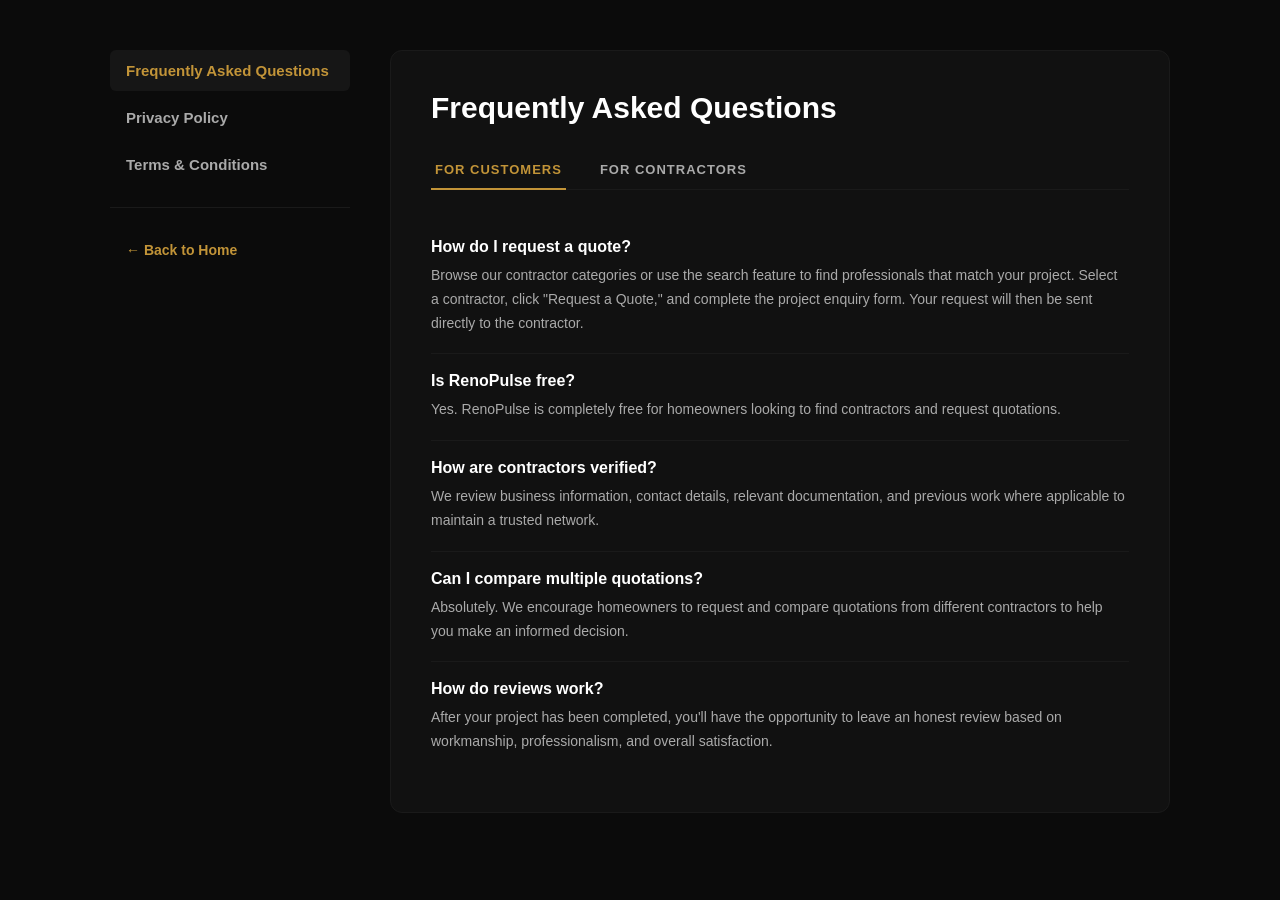
<file: info.html>
<!DOCTYPE html>
<html lang="en">
<head>
    <meta charset="UTF-8">
    <meta name="viewport" content="width=device-width, initial-scale=1.0">
    <title>Information Center | RenoPulse Media</title>
    <link rel="stylesheet" href="style.css">
</head>
<body class="info-page-body">

    <!-- Main Content Layout -->
    <div class="info-container">
        
        <!-- Left Sidebar Navigation Controls -->
        <aside class="info-sidebar">
            <button class="info-tab-link active" onclick="switchInfoPageTab(event, 'info-faqs')">Frequently Asked Questions</button>
            <button class="info-tab-link" onclick="switchInfoPageTab(event, 'info-privacy')">Privacy Policy</button>
            <button class="info-tab-link" onclick="switchInfoPageTab(event, 'info-terms')">Terms & Conditions</button>
            <hr class="sidebar-divider">
            <a href="index.html" class="back-home-btn">← Back to Home</a>
        </aside>

        <!-- Right Content Panels Area -->
        <main class="info-content-panel">
            
            <!-- PANEL A: FAQs -->
            <section id="info-faqs" class="info-tab-content active-panel">
                <h2>Frequently Asked Questions</h2>
                
                <div class="faq-tabs-container">
                    <button class="faq-tab-btn active" onclick="switchFaqSubTab(event, 'customer-faqs')">FOR CUSTOMERS</button>
                    <button class="faq-tab-btn" onclick="switchFaqSubTab(event, 'contractor-faqs')">FOR CONTRACTORS</button>
                </div>

                <!-- Customer View -->
                <div id="customer-faqs" class="faq-sub-content active-content">
                    <div class="faq-item">
                        <h5 class="faq-question">How do I request a quote?</h5>
                        <p class="faq-answer">Browse our contractor categories or use the search feature to find professionals that match your project. Select a contractor, click "Request a Quote," and complete the project enquiry form. Your request will then be sent directly to the contractor.</p>
                    </div>
                    <div class="faq-item">
                        <h5 class="faq-question">Is RenoPulse free?</h5>
                        <p class="faq-answer">Yes. RenoPulse is completely free for homeowners looking to find contractors and request quotations.</p>
                    </div>
                    <div class="faq-item">
                        <h5 class="faq-question">How are contractors verified?</h5>
                        <p class="faq-answer">We review business information, contact details, relevant documentation, and previous work where applicable to maintain a trusted network.</p>
                    </div>
                    <div class="faq-item">
                        <h5 class="faq-question">Can I compare multiple quotations?</h5>
                        <p class="faq-answer">Absolutely. We encourage homeowners to request and compare quotations from different contractors to help you make an informed decision.</p>
                    </div>
                    <div class="faq-item">
                        <h5 class="faq-question">How do reviews work?</h5>
                        <p class="faq-answer">After your project has been completed, you'll have the opportunity to leave an honest review based on workmanship, professionalism, and overall satisfaction.</p>
                    </div>
                </div>

                <!-- Contractor View -->
                <div id="contractor-faqs" class="faq-sub-content">
                    <div class="faq-item">
                        <h5 class="faq-question">How do I join RenoPulse?</h5>
                        <p class="faq-answer">Click on "Join RenoPulse" and complete the contractor registration form with your business details, contact information, services offered, and portfolio.</p>
                    </div>
                    <div class="faq-item">
                        <h5 class="faq-question">How much does it cost?</h5>
                        <p class="faq-answer">During our launch phase, contractor listings may be offered free of charge. As RenoPulse grows, we plan to introduce affordable subscription packages.</p>
                    </div>
                    <div class="faq-item">
                        <h5 class="faq-question">How do I receive leads?</h5>
                        <p class="faq-answer">When homeowners submit quote requests within your service area, you'll receive the enquiry directly through your contractor account and registered email.</p>
                    </div>
                    <div class="faq-item">
                        <h5 class="faq-question">How do I become verified?</h5>
                        <p class="faq-answer">Verification requires completing your profile and submitting business registration details or certifications. Approved profiles receive a Verified badge.</p>
                    </div>
                    <div class="faq-item">
                        <h5 class="faq-question">Can I edit my profile?</h5>
                        <p class="faq-answer">Yes. Contractors can update services, upload recent project photos, expand service areas, and keep their portfolio current at any time.</p>
                    </div>
                </div>
            </section>

           
            <!-- PANEL B: PRIVACY POLICY -->
            <section id="info-privacy" class="info-tab-content">
                <h2>Privacy Policy</h2>
                <p class="policy-text">Effective date: 14 July 2026</p>
                <p class="policy-text">Welcome to RenoPulse Media ("RenoPulse Media", "we", "our", or "us"). Your privacy is important to us. This Privacy Policy explains how we collect, use, store, disclose, and protect your personal information when you use our website, services, and online marketplace.</p>
                <p class="policy-text">By accessing or using RenoPulse Media, you agree to the collection and use of your information in accordance with this Privacy Policy.</p>
                <p class="policy-text">
                        1. Information We Collect:
                        <br></br>
                        Personal Information
                        •	Full name
                        •	Email address
                        •	Phone number
                        •	Physical address (where applicable)
                        •	Company name
                        •	Business registration details (for contractors)
                        •	Payment information (where applicable)
                        <br>Project Information<br>
                        •	Property location
                        •	Type of renovation or construction project
                        •	Budget estimates
                        •	Preferred project dates
                        •	Service requirements
                        <br>Technical Information</br>
                        •	IP address
                        •	Browser type
                        •	Device information
                        •	Cookies
                        •	Website usage data
                </p>          
                <p class="policy-text">
                            2. How We Use Your Information
                            We use your information to:
                            •	Connect homeowners with suitable contractors.
                            •	Facilitate communication between homeowners and contractors.
                            •	Improve our website and services.
                            •	Respond to enquiries and support requests.
                            •	Send service updates and important notifications.
                            •	Verify contractor information.
                            •	Prevent fraud and improve platform security.
                            •	Comply with legal obligations.
                </p>
                <p class="policy-text">
                    3. Sharing of Information
                    We may share your information with:
                    •	Verified contractors when you request quotations or services.
                    •	Service providers that help us operate our platform.
                    •	Payment processors (where applicable).
                    •	Government authorities where required by law.
                    We do not sell your personal information to third parties.
                </p>
                <p class="policy-text">
                    4. Data Security
                    We take reasonable technical and organisational measures to protect your personal information against unauthorised access, loss, misuse, alteration, or disclosure.
                    While we strive to protect your information, no online platform can guarantee complete security.
                </p>
                <p class="policy-text">
                    5. Cookies
                    Our website may use cookies to improve user experience, analyse website traffic, and remember your preferences.
                    You may disable cookies through your browser settings; however, some features of the website may not function properly.
                </p>
                <p class="policy-text">
<br>6. Your Rights
In accordance with the Protection of Personal Information Act (POPIA), you have the right to:
•	Access your personal information.
•	Request correction of inaccurate information.
•	Request deletion of your personal information where legally permissible.
•	Withdraw consent where applicable.
•	Object to certain processing activities.
•	Lodge a complaint with the Information Regulator of South Africa.
<br><br>7. Contractor Responsibility
RenoPulse Media acts as a platform connecting homeowners with independent contractors.
Each contractor is responsible for the services they provide and for complying with all applicable laws and regulations.
RenoPulse Media is not responsible for the quality, workmanship, pricing, warranties, or contractual obligations of independent contractors.
8. Data Retention
We retain personal information only for as long as necessary to fulfil the purposes outlined in this Privacy Policy or as required by applicable law.
<br><br>9. Third-Party Links
Our website may contain links to third-party websites.
We are not responsible for the privacy practices or content of external websites.
<br><br>10. Changes to This Privacy Policy
We may update this Privacy Policy from time to time.
Any changes will be published on this page with an updated effective date.
11. Contact Us
If you have any questions regarding this Privacy Policy or how your personal information is handled, please contact us:
RenoPulse Media
<br><br>
<a href="mailto:info@renopulsemedia.com">Email: info@renopulsemedia.com</a>
<br>
<a href="https://renopulsemedia.com" target="_blank">Website: www.renopulsemedia.com</a>
<br>
South Africa
</p>
</main>
    </div>
<!-- PANEL C: TERMS & CONDITIONS -->
            <section id="info-terms" class="info-tab-content">
                <h2>Terms & Conditions</h2>
                <p class="policy-text">
Effective Date: 14 July 2026
<br><br>
Welcome to RenoPulse Media ("RenoPulse Media", "we", "our", or "us"). These Terms and Conditions govern your access to and use of our website, services, and online marketplace.
By accessing or using RenoPulse Media, you acknowledge that you have read, understood, and agree to be bound by these Terms and Conditions. If you do not agree, you must not use our platform.
<br><br>
1. About RenoPulse Media
RenoPulse Media is an online marketplace that connects homeowners with independent contractors operating within the home improvement industry. Our platform also provides digital marketing, lead generation, and business growth services to contractors.
RenoPulse Media does not perform construction, renovation, repair, or maintenance services.
<br><br>
2. Eligibility
By using our platform, you confirm that:
•	You are at least 18 years of age.
•	You have the legal capacity to enter into binding agreements.
•	All information you provide is accurate and up to date.
<br><br>
3. Homeowner Responsibilities
Homeowners agree to:
•	Provide accurate project information.
•	Communicate honestly with contractors.
•	Conduct their own due diligence before hiring a contractor.
•	Obtain quotations and enter into agreements directly with the contractor.
<br><br>
4. Contractor Responsibilities
Contractors using RenoPulse Media agree to:
•	Provide accurate business information.
•	Hold all licences, registrations and insurance required by law.
•	Deliver services professionally and lawfully.
•	Honour quotations, contracts and warranties provided to customers.
•	Maintain high standards of workmanship and customer service.
Contractors are solely responsible for the services they provide.
<br><br>
5. Marketplace Role
RenoPulse Media acts solely as an intermediary connecting homeowners and contractors.
Unless expressly stated otherwise:
•	We are not a contractor.
•	We do not supervise construction work.
•	We do not guarantee the quality of any contractor's services.
•	We are not a party to contracts entered into between homeowners and contractors.
All agreements for construction or renovation work are concluded directly between the homeowner and the contractor.
<br><br>
]6. Quotes and Pricing
Any quotation provided through the platform is supplied by the contractor.
RenoPulse Media does not determine, negotiate, approve or guarantee pricing.
Prices, payment terms and project scope remain the responsibility of the contractor and homeowner.

<br><br>
7. Payments
Where RenoPulse Media provides digital marketing or lead generation services directly to contractors, payment terms will be governed by a separate service agreement.
Payments for renovation or construction work are made directly between the homeowner and the contractor unless otherwise agreed.
<br><br>
8. Reviews and Ratings
Users may submit reviews based on genuine experiences.
RenoPulse Media reserves the right to remove reviews that are:
•	False
•	Fraudulent
•	Offensive
•	Defamatory
•	Misleading
•	Unlawful
Users remain responsible for the content they publish.
<br><br>
9. Intellectual Property
All content on RenoPulse Media, including logos, branding, graphics, text, software, and website design, is the property of RenoPulse Media unless otherwise stated.
No content may be copied, reproduced, distributed or modified without prior written permission.
<br><br>
10. Limitation of Liability
To the maximum extent permitted by South African law, RenoPulse Media shall not be liable for:
•	Poor workmanship
•	Construction defects
•	Delays
•	Cost overruns
•	Property damage
•	Personal injury
•	Contractor misconduct
•	Financial losses
•	Contract disputes between homeowners and contractors
Users acknowledge that hiring decisions are made at their own discretion and risk.
<br><br>
11. Indemnity
Users agree to indemnify and hold RenoPulse Media, its directors, employees and affiliates harmless from any claims, damages, liabilities, losses or legal costs arising from:
•	Misuse of the platform.
•	Breach of these Terms.
•	Disputes between homeowners and contractors.
•	Unlawful conduct by users.
<br><br>
12. Suspension or Termination
RenoPulse Media reserves the right to suspend or terminate any account that:
•	Breaches these Terms.
•	Provides false information.
•	Engages in fraudulent or illegal activity.
•	Misuses the platform.
<br><br>
13. Privacy
Personal information is processed in accordance with our Privacy Policy and applicable South African privacy legislation, including the Protection of Personal Information Act (POPIA).

<br><br>
14. Changes to These Terms
We may update these Terms and Conditions from time to time.
Continued use of the platform after changes are published constitutes acceptance of the revised Terms.
<br><br>
15. Governing Law
These Terms and Conditions shall be governed by and interpreted in accordance with the laws of the Republic of South Africa.
Any dispute arising from these Terms shall be subject to the jurisdiction of the South African courts.
<br><br>
16. Contact Information
RenoPulse Media
<a href="mailto:info@renopulsemedia.com">Email: info@renopulsemedia.com</a>
Website: <a href="https://renopulsemedia.com"></a>renopulsemedia.com</a>
South Africa

</p>
        
            </section>
    <!-- Interactive Routing Logic -->
    <script>
        function switchInfoPageTab(event, targetPanelId) {
            // Hide all main panels
            document.querySelectorAll('.info-tab-content').forEach(panel => {
                panel.classList.remove('active-panel');
            });
            // Remove active style from left buttons
            document.querySelectorAll('.info-tab-link').forEach(button => {
                button.classList.remove('active');
            });
            // Show target panel and highlight button
            document.getElementById(targetPanelId).classList.add('active-panel');
            event.currentTarget.classList.add('active');
        }

        function switchFaqSubTab(event, targetFaqGroup) {
            // Toggle inner FAQ Customer/Contractor tabs
            document.querySelectorAll('.faq-sub-content').forEach(content => {
                content.classList.remove('active-content');
            });
            document.querySelectorAll('.faq-tab-btn').forEach(btn => {
                btn.classList.remove('active');
            });
            document.getElementById(targetFaqGroup).classList.add('active-content');
            event.currentTarget.classList.add('active');
        }

        // Automatic structural anchor detection
        window.addEventListener('DOMContentLoaded', () => {
            const urlParams = new URLSearchParams(window.location.search);
            const view = urlParams.get('view');
            if (view) {
                const targetBtn = document.querySelector(`[onclick*="${view}"]`);
                if (targetBtn) targetBtn.click();
            }
            
        });
    </script>
</body>
</html>
</file>
<file: style.css>
/* ==========================================================================
   1. GLOBAL RESET & BASE THEME SETUP
   ========================================================================== */
* {
    margin: 0;
    padding: 0;
    box-sizing: border-box;
    font-family: 'Helvetica Neue', Arial, sans-serif;
}

html {
    scroll-behavior: smooth;
}

body {
    background-color: #0b0b0b;
    color: #ffffff;
    overflow-x: hidden;
}

.gold-text {
    color: #c29438;
}

section[id] {
    scroll-margin-top: 90px;
}

/* ==========================================================================
   2. STICKY HEADER & INTEGRATED LOGO
   ========================================================================== */
.main-header {
    background-color: #0b0b0b;
    padding: 0px 40px !important;      
    position: sticky;
    top: 0;
    z-index: 999;
    width: 100%;
    transition: top 0.3s cubic-bezier(0.25, 1, 0.5, 1);

    /* THE GRADIENT BLEND EFFECT */
    /* This makes the header 100% solid for the top 80%, then smoothly fades out to fully transparent at the bottom edge */
    -webkit-mask-image: linear-gradient(to bottom, rgba(0, 0, 0, 1) 80%, rgba(0, 0, 0, 0) 100%);
    mask-image: linear-gradient(to bottom, rgba(0, 0, 0, 1) 80%, rgba(0, 0, 0, 0) 100%);
}

.header-container {
    max-width: 1400px;
    margin: 0 auto;
    display: flex;
    justify-content: space-between;
    align-items: center;
}

.logo {
  max-width: 180px;
  height: auto;
  object-fit: contain;
}

@media (max-width: 768px) {
  .logo {
    max-width: 140px;
  }
}

/* Keeps your scale dimensions perfectly intact while dropping center positioning */
.brand-logo-img {
    /* Dimensions & Scaling */
    width: 320px !important;        
    height: auto !important;        
    transform: scale(1.15);         
    
    /* Positional Reset */
    margin: 0 !important;                  
    display: block !important;
    
    /* Blending Engines */
    mix-blend-mode: screen;        
    filter: brightness(1.2) contrast(1.05);
    
    transition: transform 0.3s ease;
}

.brand-logo-img:hover {
    transform: scale(1.18);
}

/* ==========================================================================
   3. NAVIGATION LINKS & HAMBURGER ENGINE
   ========================================================================== */
.nav-links {
    display: flex;
    gap: 30px;
}

.nav-item {
    color: #aaaaaa;
    text-decoration: none;
    font-size: 15px;             
    font-weight: 600;            
    letter-spacing: 1px;         
    position: relative;          
    padding: 8px 0;              
    transition: color 0.3s ease;
}

.nav-item::after {
    content: '';
    position: absolute;
    bottom: 0;
    left: 50%;                  
    width: 0;                   
    height: 3px;                
    background-color: #c29438;  
    transition: width 0.3s ease, left 0.3s ease; 
}

.nav-item:hover::after,
.nav-item.active::after {
    width: 100%;                
    left: 0;                    
}

.nav-item.active, 
.nav-item:hover {
    color: #c29438;
}
/* ==========================================================================
   FRESH RESPONSIVE SIDEBAR NAVIGATION STYLES
   ========================================================================== */

/* Hidden Off-Screen Left configuration by default */
.slideout-drawer {
    position: fixed;
    top: 0;
    left: -320px;
    width: 300px;
    height: 100%;
    background-color: #111111;
    border-right: 1px solid #1a1a1a;
    z-index: 9999;
    box-shadow: 5px 0 25px rgba(0, 0, 0, 0.6);
    padding: 40px 30px;
    box-sizing: border-box;
    overflow-y: auto;
    transition: left 0.35s cubic-bezier(0.25, 1, 0.5, 1);
}

/* 💡 Activated trigger class applied by JavaScript */
.slideout-drawer.active {
    left: 0;
}

.close-drawer-btn {
    background: none;
    border: none;
    color: #c29438;
    font-size: 32px;
    cursor: pointer;
    position: absolute;
    top: 20px;
    right: 20px;
}

.drawer-title {
    color: #ffffff;
    font-size: 18px;
    letter-spacing: 1px;
    margin-bottom: 30px;
    border-bottom: 1px solid #222222;
    padding-bottom: 10px;
}

.drawer-title:not(:first-child) {
    margin-top: 35px;
}

.drawer-menu-list {
    list-style: none;
    padding: 0;
    margin: 0;
}

.drawer-menu-list li {
    margin-bottom: 20px;
}

.drawer-menu-list a {
    color: #aaaaaa;
    text-decoration: none;
    font-size: 16px;
    transition: color 0.2s;
    display: block;
}

.drawer-menu-list a:hover {
    color: #c29438;
}

.drawer-nav-link {
    font-weight: 600;
    letter-spacing: 0.5px;
}

.drawer-cta-btn {
    display: block;
    text-align: center;
    margin-top: 35px;
    padding: 14px 20px;
    background-color: #c29438;
    color: #000000;
    text-decoration: none;
    font-weight: 700;
    font-size: 14px;
    letter-spacing: 0.5px;
    border-radius: 6px;
    transition: background 0.2s ease-in-out;
}

.drawer-cta-btn:hover {
    background-color: #e0ab43;
}

/* ==========================================================================
   MOBILE VIEWPORT BREAKPOINT CONFIGURATION (Under 768px Width)
   ========================================================================== */
@media screen and (max-width: 768px) {
    /* Hide desktop links */
    .nav-links {
        display: none !important;
    }

    /* 💡 Hide Logo on Mobile Screen layout as requested */
    .logo-area, .brand-logo-img {
        display: none !important;
    }

    /* Render Hamburger Toggle visible */
    .menu-toggle {
        display: flex !important;
        flex-direction: column;
        gap: 5px;
        cursor: pointer;
    }

    .menu-toggle span {
        display: block;
        width: 25px;
        height: 3px;
        background-color: #ffffff;
        border-radius: 2px;
    }

    .header-container {
        justify-content: flex-start; /* Aligns hamburger content elegantly to the left margin */
        padding: 0 20px;
    }
}
/* ==========================================================================
   MOBILE VIEWPORT BREAKPOINT CONFIGURATION (Under 768px Width)
   ========================================================================== */
@media screen and (max-width: 768px) {
    
    /* 💡 NEW: Hides the Our Expertise section entirely on mobile layouts */
    .expertise-section, #expertise, .our-expertise-container {
        display: none !important;
    }

    /* ... Keep your existing mobile rules here ... */
    .nav-links {
        display: none !important;
    }

    .logo-area, .brand-logo-img {
        display: none !important;
    }

    .menu-toggle {
        display: flex !important; 
    }
}

.menu-toggle {
    display: none;
    background: none;
    border: none;
    padding: 0;
}

.menu-toggle span {
    display: block;
    width: 25px;
    height: 3px;
    background-color: #ffffff;
    border-radius: 2px;
    transition: all 0.3s ease;
}

/* Optional: Slight gold hover accent on the bars */
.menu-toggle:hover span {
    background-color: #c29438;
}

/* ==========================================================================
   4. HERO CONTAINER SECTION (CINEMATIC SINGLE-IMAGE BACKGROUND)
   ========================================================================== */
.hero-section {
    position: relative;
    min-height: 650px;
    display: flex;
    align-items: center;
    justify-content: center;
    text-align: center;
    padding: 40px;
    overflow: hidden;
    background: url("picture background.jpeg") no-repeat center center/cover;
    background-color: #0b0b0b;
}

.hero-overlay {
    position: absolute;
    top: 0;
    left: 0;
    width: 100%;
    height: 100%;
    background: linear-gradient(
        rgba(11, 11, 11, 0.75) 0%, 
        rgba(11, 11, 11, 0.50) 50%, 
        rgba(11, 11, 11, 0.85) 100%
    );
    z-index: 1;
}

.hero-content {
    position: relative;
    max-width: 700px;
    z-index: 2;
}

.hero-welcome {
    font-size: 16px !important;    
    color: #c29438;
    letter-spacing: 4px;
    margin-bottom: 15px;
    font-weight: 700;              
}

.hero-main-title {
    font-size: 58px !important;    
    font-weight: 400;              
    margin-bottom: 19px;           
    line-height: 1.4;
}

.hero-tagline {
    font-size: 20px;
    color: #eeeeee;
    margin-bottom: 20px;
}

.hero-description {
    font-size: 14px;
    color: #aaaaaa;
    line-height: 1.6;
    margin-bottom: 30px;
}

.hero-btn-container {
    display: inline-flex;
    gap: 20px; 
    justify-content: center;
    align-items: center;
    flex-wrap: wrap; 
    margin-top: 10px;
}

/* Primary Gold Hero Button Style */
.btn-gold-hero {
    display: inline-flex;       
    align-items: center;        
    gap: 10px;                  
    background-color: #c29438;
    color: #ffffff;
    border: 2px solid transparent; 
    padding: 16px 32px;         
    font-size: 14px;
    font-weight: 700;
    letter-spacing: 1.5px;
    border-radius: 4px;
    cursor: pointer;
    box-shadow: 0 4px 15px rgba(0, 0, 0, 0.4);
    transition: transform 0.25s ease, box-shadow 0.25s ease, border-color 0.25s ease;
}

.btn-search-icon {
    width: 16px;
    height: 16px;
    display: inline-block;
    transition: transform 0.25s ease;
}

.btn-gold-hero:hover {
    border-color: #ffffff; 
    transform: translateY(-2px); 
    box-shadow: 0 6px 20px rgba(194, 148, 56, 0.2); 
}

.btn-gold-hero:hover .btn-search-icon {
    transform: scale(1.1) rotate(5deg);
}

.btn-gold-hero:active {
    transform: translateY(0);
}

/* Secondary Contractor Outline Button */
.btn-outline-hero {
    display: inline-flex;
    align-items: center;
    justify-content: center;
    gap: 10px;
    background-color: transparent;
    color: #ffffff;
    border: 2px solid #ffffff; 
    padding: 16px 36px;
    font-size: 14px;
    font-weight: 700;
    letter-spacing: 1.5px;
    border-radius: 4px;
    cursor: pointer;
    box-shadow: 0 4px 15px rgba(0, 0, 0, 0.4);
    transition: transform 0.25s ease, box-shadow 0.25s ease, border-color 0.25s ease, background-color 0.25s ease;
}

.btn-contractor-icon {
    width: 14px;
    height: 14px;
    display: inline-block;
    vertical-align: middle;
    transition: transform 0.25s ease;
}

.btn-outline-hero:hover {
    border-color: #c29438; 
    background-color: rgba(194, 148, 56, 0.05); 
    transform: translateY(-2px);
    box-shadow: 0 6px 20px rgba(0, 0, 0, 0.5);
}

.btn-outline-hero:hover .btn-contractor-icon {
    transform: scale(1.05) translateY(-1px);
}

.btn-outline-hero:active {
    transform: translateY(0);
}

/* ==========================================================================
   5. ABOUT US & COMBINED SIDE-BY-SIDE DESIGN
   ========================================================================== */
#aboutUs {
    scroll-margin-top: 90px !important; 
}

.about-section {
    background-color: #0b0b0b; 
    padding: 90px 40px;
    border-bottom: 1px solid #1a1a1a;
    display: flex;
    justify-content: center;
    align-items: center;
}

.about-container {
    max-width: 900px; 
    margin: 0 auto;
    text-align: center;
}

.about-content .section-main-title-light {
    font-size: 32px;
    font-weight: 400;
    margin-top: 10px;
    margin-bottom: 25px;
    letter-spacing: 0.5px;
    line-height: 1.3;
}

.about-paragraph {
    font-size: 16px;
    color: #b5b5b5;
    line-height: 1.8; 
    font-weight: 300;
}

/* Combined Layout Band */
.about-services-combined {
    background-color: #0b0b0b;
    padding: 100px 40px;
    border-bottom: 1px solid #1a1a1a;
    display: flex;
    justify-content: center;
    padding-bottom: 60px;
    position: relative;
    z-index: 2; /* Keeps this block layered over adjacent content bands */
}

.combined-wrapper {
    max-width: 1300px;
    width: 100%;
    display: flex;
    gap: 80px; 
    align-items: flex-start;
}

.combined-left-brand {
    flex: 1.2; 
}

.combined-left-brand .section-main-title-light {
    font-size: 32px;
    font-weight: 400;
    margin-top: 10px;
    margin-bottom: 25px;
    letter-spacing: 0.5px;
    line-height: 1.3;
    text-align: left;
}

.combined-left-brand .about-paragraph {
    text-align: left;
}

.combined-right-services {
    flex: 1; 
}

.services-mini-heading {
    font-size: 24px;
    color: #ffffff;
    font-weight: 400;
    margin-top: 10px;
    margin-bottom: 25px;
    letter-spacing: 0.5px;
}

.services-tag-grid {
    display: grid;
    grid-template-columns: repeat(2, 1fr); 
    gap: 12px;
}

.service-tag-item {
    background-color: #111111;
    border: 1px solid #1a1a1a;
    color: #cccccc;
    padding: 14px 18px;
    border-radius: 4px;
    font-size: 13px;
    font-weight: 500;
    letter-spacing: 0.5px;
    transition: all 0.25s ease;
}

.service-tag-item:hover {
    border-color: #c29438;
    color: #ffffff;
    background-color: #14120e;
    transform: translateY(-2px);
}

/* ==========================================================================
   6. SERVICES CHOOSE INTERACTIVE GRID
   ========================================================================== */
.planning-section {
    padding: 80px 40px;
    max-width: 1400px;
    margin: 0 auto;
}

.section-header-centered {
    text-align: center;
    margin-bottom: 50px;
}

.section-subtitle-gold {
    font-size: 11px;
    color: #c29438;
    letter-spacing: 2px;
    margin-bottom: 10px;
}

.section-main-title-light {
    font-size: 28px;
    font-weight: 400;
}

.services-interactive-grid {
    display: grid;
    grid-template-columns: repeat(3, 1fr);
    gap: 30px;
}

.service-grid-card {
    background-color: #111111;
    border: 1px solid #1c1c1c;
    border-radius: 8px;
    padding: 25px;
    text-align: center;
    cursor: pointer;
    transition: transform 0.2s, border-color 0.2s;
}

.service-grid-card:hover {
    transform: translateY(-4px);
    border-color: #c29438;
}

.card-image-wrapper {
    position: relative;
    height: 180px;
    background-color: #222;
    border-radius: 6px;
    margin-bottom: 20px;
    overflow: hidden;
}

.card-image-wrapper img {
    width: 100%;
    height: 100%;
    object-fit: cover;
}

.card-icon-badge {
    position: absolute;
    bottom: -15px;
    left: 50%;
    transform: translateX(-50%);
    background: #111;
    border: 1px solid #c29438;
    width: 40px;
    height: 40px;
    border-radius: 50%;
    display: flex;
    justify-content: center;
    align-items: center;
}

.service-grid-card h3 {
    margin-top: 15px;
    font-size: 16px;
    font-weight: 500;
}

.service-grid-card p {
    font-size: 13px;
    color: #888888;
    margin-top: 8px;
}

/* ==========================================================================
   7. FEATURED CONTRACTORS DIRECTORY PANEL & CAROUSEL
   ========================================================================== */
.featured-contractors-section {
    background-color: #f6f4ee;
    color: #111111;
    padding: 80px 40px;
}

.section-main-title-dark {
    font-size: 32px;
    margin-bottom: 8px;
}

.section-desc-muted {
    color: #666666;
    font-size: 14px;
}

.contractors-directory-layout {
    max-width: 1400px;
    margin: 40px auto 0 auto;
    display: grid;
    grid-template-columns: 280px 1fr;
    gap: 40px;
}

.directory-filter-sidebar {
    background-color: #111111;
    border-radius: 8px;
    padding: 20px;
    color: #ffffff;
}

.filter-list {
    list-style: none;
}

.filter-item {
    display: flex;
    align-items: center;
    padding: 14px 15px;
    font-size: 13px;
    color: #aaaaaa;
    cursor: pointer;
    border-radius: 6px;
    margin-bottom: 6px;
}

.filter-item.active {
    background-color: #bfa054;
    color: #000000;
    font-weight: 600;
}

.filter-item.active .filter-active-arrow {
    margin-left: auto;
}

.btn-outline-view-all {
    width: 100%;
    background: transparent;
    border: 1px solid #333;
    color: #bfa054;
    padding: 12px;
    font-size: 11px;
    border-radius: 6px;
    margin-top: 15px;
    cursor: pointer;
}

/* CAROUSEL STRUCTURAL WRAPPERS */
.directory-cards-carousel-wrapper {
    position: relative;
    width: 100%;
    overflow: hidden; /* Hides cards 4, 5, etc., until scrolled */
    padding: 20px 0;
    display: flex;
    align-items: center;
}

.contractor-cards-container {
    display: flex; /* Forces cards into a single row instead of vertical list */
    gap: 20px; 
    transition: transform 0.4s ease-in-out; 
    width: 100%;
}

.contractor-showcase-card {
    flex: 0 0 calc(33.333% - 14px); /* Forces each card to occupy roughly 1/3 of row width */
    min-width: 300px; 
    box-sizing: border-box;
    background: #ffffff;
    border: 1px solid #e1ded6;
    border-radius: 8px;
    overflow: hidden;
}

.card-hero-img-box {
    position: relative;
    height: 150px;
    background-color: #eee;
}

.card-hero-img-box img {
    width: 100%;
    height: 100%;
    object-fit: cover;
}

.card-rating-badge {
    position: absolute;
    top: 10px;
    right: 10px;
    background: rgba(0,0,0,0.8);
    color: #ffb800;
    padding: 4px 8px;
    font-size: 11px;
    font-weight: 700;
    border-radius: 4px;
}

.card-business-details {
    padding: 25px 20px;
    position: relative;
}

.business-logo-circle {
    position: absolute;
    top: -25px;
    left: 20px;
    width: 46px;
    height: 46px;
    background-color: #0b2240;
    border: 3px solid #ffffff;
    border-radius: 50%;
    display: flex;
    justify-content: center;
    align-items: center;
    font-size: 18px;
}

.business-title {
    font-size: 16px;
    margin-top: 5px;
}

.business-category {
    font-size: 12px;
    color: #777777;
    margin-bottom: 10px;
}

.business-summary {
    font-size: 13px;
    color: #444444;
    line-height: 1.4;
    height: 55px;
    overflow: hidden;
    margin-bottom: 15px;
}

.business-contact-info {
    border-top: 1px solid #f0eee6;
    padding-top: 12px;
    margin-bottom: 12px;
    display: flex;
    flex-direction: column;
    gap: 6px;
}

.contact-row {
    font-size: 12px;
}

.link-view-profile {
    font-size: 12px;
    color: #bfa054;
    text-decoration: none;
    font-weight: 600;
}

.carousel-nav-arrow-btn {
    position: absolute;
    right: -20px;
    background: #fff;
    border: 1px solid #ddd;
    width: 40px;
    height: 40px;
    border-radius: 50%;
    cursor: pointer;
    box-shadow: 0 4px 10px rgba(0,0,0,0.05);
}

/* ==========================================================================
   8. SIDE-BY-SIDE CONTACT & CONTRACTOR REGISTRATION FORM
   ========================================================================== */
/* ==========================================================================
   PREMIUM CONTACT & SOCIAL CONNECT STYLES
   ========================================================================== */
.premium-contact-section {
    background: #1a1a1a; /* Dark sleek premium brand background */
    color: #ffffff;
    padding: 60px 40px;
    border-radius: 24px;
    max-width: 1100px;
    margin: 60px auto 20px auto;
}

.contact-container-box {
    display: grid;
    grid-template-columns: repeat(auto-fit, minmax(300px, 1fr));
    gap: 50px;
}

.contact-subtitle-gold {
    color: #d4af37;
    font-size: 13px;
    letter-spacing: 2px;
    margin-bottom: 10px;
    font-weight: 700;
}

.contact-info-column h2 {
    font-size: 32px;
    margin-bottom: 15px;
}

.contact-p-text {
    color: #cccccc;
    font-size: 15px;
    line-height: 1.6;
    margin-bottom: 25px;
}

.contact-details-list .detail-item {
    margin-bottom: 12px;
    font-size: 15px;
    color: #e1ded6;
}

.contact-social-column h3 {
    font-size: 22px;
    margin-bottom: 10px;
}

.contact-social-column p {
    color: #cccccc;
    font-size: 14px;
    margin-bottom: 25px;
}

.social-buttons-wrapper {
    display: flex;
    flex-direction: column;
    gap: 15px;
}

/* INTERACTIVE SOCIAL CARDS */
.social-action-card {
    display: flex;
    align-items: center;
    background: #262626;
    border: 1px solid #333333;
    padding: 15px 20px;
    border-radius: 12px;
    text-decoration: none;
    color: #ffffff;
    transition: all 0.25s ease;
}

.social-icon {
    font-size: 24px;
    margin-right: 15px;
}

.social-meta h4 {
    font-size: 15px;
    font-weight: 600;
}

.social-meta p {
    font-size: 12px;
    color: #a39e93;
    margin-bottom: 0;
}

/* Smooth hover physics transformations */
.social-action-card:hover {
    transform: translateX(5px);
    background: #333333;
}

.insta-brand:hover { border-color: #e1306c; }
.fb-brand:hover { border-color: #1877f2; }
.ln-brand:hover { border-color: #0077b5; }
/* Custom color hover parameters for communication nodes */
.phone-brand:hover { 
    border-color: #d4af37; /* Gold brand match on hover */
    background: #222222;
}
/* TikTok neon boundary color styling rules */
.tiktok-brand:hover {
    border-color: #ff0050; /* Signature TikTok Neon Red/Cyan accent marker */
    background: #19222b;   /* Deep slate-dark background variance */
}
/* Generous premium spacing between individual communication button blocks */
.social-buttons-wrapper {
    display: flex;
    flex-direction: column;
    gap: 24px; /* Pushes the blocks further apart horizontally/vertically */
}

/* Optional: Adds a slightly softer interior padding so the text inside feels perfectly balanced */
.social-action-card {
    padding: 16px 24px; /* More breathing room inside the boxes */
}
.whatsapp-brand:hover { 
    border-color: #25d366; /* Official WhatsApp Green branding boundary */
    background: #1c2e24; /* Subtle dark green blend */
}
.contractor-join-section {
    background-color: #0b0b0b;
    padding: 100px 20px;
    border-top: 1px solid #1a1a1a;
    scroll-margin-top: 90px;
}

.form-section-container {
    max-width: 1200px; 
    margin: 0 auto;
}

.contact-split-wrapper {
    display: flex;
    gap: 60px;
    align-items: flex-start;
}

/* Left Contact Info Column Layout */
.contact-info-column {
    flex: 1;
    color: #ffffff;
}

.contact-panel-desc {
    color: #aaaaaa;
    font-size: 15px;
    line-height: 1.6;
    margin: 20px 0 40px 0;
}

.detailed-contact-list {
    display: flex;
    flex-direction: column;
    gap: 25px;
}

.info-item-row {
    display: flex;
    gap: 20px;
    align-items: center;
}

.info-icon-box {
    font-size: 24px;
    background-color: #111111;
    border: 1px solid #1a1a1a;
    width: 50px;
    height: 50px;
    display: flex;
    align-items: center;
    justify-content: center;
    border-radius: 6px;
    color: #c29438;
}

.info-text-box h4 {
    font-size: 14px;
    color: #c29438; /* Gold labels */
    margin: 0 0 4px 0;
    letter-spacing: 0.5px;
    text-transform: uppercase;
}

.info-text-box p {
    font-size: 16px;
    color: #ffffff;
    margin: 0;
}

/* Right Premium Input Form Column Layout */
.contact-form-column {
    flex: 1.2;
    background-color: #111111;
    border: 1px solid #1a1a1a;
    padding: 40px;
    border-radius: 8px;
}

.form-header-internal {
    margin-bottom: 25px;
}

.form-mini-title {
    font-size: 26px;
    color: #ffffff;
    margin: 5px 0 0 0;
}

.premium-contractor-form {
    display: flex;
    flex-direction: column;
    gap: 20px;
}

.form-row-double {
    display: flex;
    gap: 20px;
}

.form-group {
    display: flex;
    flex-direction: column;
    gap: 8px;
    flex: 1;
}

.form-group label {
    color: #c29438;
    font-size: 12px;
    font-weight: 600;
    letter-spacing: 1px;
    text-transform: uppercase;
}

.form-group input, 
.form-group select {
    background-color: #0b0b0b;
    border: 1px solid #222222;
    padding: 14px 16px;
    color: #ffffff;
    font-size: 15px;
    border-radius: 4px;
    outline: none;
    transition: border-color 0.2s ease;
}

.form-group input:focus, 
.form-group select:focus {
    border-color: #c29438;
}

.form-submit-btn-gold {
    background-color: #c29438;
    color: #000000;
    border: none;
    padding: 16px;
    font-size: 14px;
    font-weight: 700;
    letter-spacing: 1px;
    border-radius: 4px;
    cursor: pointer;
    transition: background-color 0.2s ease, transform 0.2s ease;
    margin-top: 10px;
}

.form-submit-btn-gold:hover {
    background-color: #dfad46;
    transform: translateY(-2px);
}

/* ==========================================================================
   9. LOCATION AUTOCOMPLETE INTERFACE
   ========================================================================== */
.location-autocomplete-dropdown {
    position: absolute;
    top: 100%;
    left: 0;
    width: 100%;
    background-color: #111111;
    border: 1px solid #222222;
    border-top: none;
    border-radius: 0 0 4px 4px;
    max-height: 220px;
    overflow-y: auto;
    z-index: 1000;
    box-shadow: 0 8px 16px rgba(0,0,0,0.5);
    display: none; 
}

.suggestion-item {
    padding: 12px 16px;
    color: #cccccc;
    font-size: 14px;
    cursor: pointer;
    text-align: left;
    border-bottom: 1px solid #1a1a1a;
    transition: background-color 0.2s ease, color 0.2s ease;
}

.suggestion-item:last-child {
    border-bottom: none;
}

.suggestion-item:hover {
    background-color: #1d1a15; 
    color: #c29438; 
}

/* ==========================================================================
   10. TRUST METRICS BOTTOM BAR
   ========================================================================== */
.trust-metrics-footer-bar {
    background: #000000;
    padding: 40px;
    border-top: 1px solid #111;
}

.metrics-grid-container {
    max-width: 1400px;
    margin: 0 auto;
    display: grid;
    grid-template-columns: repeat(4, 1fr);
    gap: 30px;
}

.metric-badge-item {
    display: flex;
    gap: 15px;
}

.badge-icon {
    font-size: 22px;
}

.badge-text-box h4 {
    font-size: 13px;
    color: #fff;
    margin-bottom: 3px;
}

.badge-text-box p {
    font-size: 11px;
    color: #666666;
    line-height: 1.4;
}

/* ==========================================================================
   11. DRAWER & MODAL HIDDEN WINDOW PROTECTION
   ========================================================================== */
.slideout-drawer {
    position: fixed;
    top: 0;
    left: -340px; 
    width: 320px;
    height: 100%;
    background-color: #111111;
    border-right: 1px solid #222;
    padding: 60px 0;
    z-index: 10000;
    transition: left 0.35s ease;
}

.slideout-drawer.drawer-open {
    left: 0; 
}

.close-drawer-btn {
    position: absolute;
    top: 15px;
    right: 20px;
    background: none;
    border: none;
    color: #666;
    font-size: 26px;
    cursor: pointer;
}

.drawer-title {
    font-size: 12px;
    color: #c29438;
    letter-spacing: 2px;
    padding: 0 25px 15px 25px;
    border-bottom: 1px solid #222;
}

.drawer-menu-list {
    list-style: none;
}

.drawer-menu-item {
    display: flex;
    justify-content: space-between;
    padding: 18px 25px;
    font-size: 14px;
    border-bottom: 1px solid #161616;
    cursor: pointer;
}

.modal-overlay {
    position: fixed;
    top: 0;
    left: 0;
    width: 100%;
    height: 100%;
    background: rgba(0,0,0,0.85);
    z-index: 10001;
    opacity: 0;              
    pointer-events: none;     
    display: flex;
    justify-content: center;
    align-items: center;
    transition: opacity 0.3s ease;
}

.modal-overlay.modal-open {
    opacity: 1;
    pointer-events: auto;    
}

/* ==========================================================================
   12. RESPONSIVE MEDIA BREAKPOINTS
   ========================================================================== */
@media (max-width: 1024px) {
    .contractors-directory-layout, 
    .services-interactive-grid, 
    .contractor-cards-container, 
    .metrics-grid-container {
        grid-template-columns: 1fr;
    }
}

@media (max-width: 992px) {
    .combined-wrapper {
        flex-direction: column;
        gap: 50px;
    }
    .services-tag-grid {
        grid-template-columns: 1fr; 
    }
}

@media (max-width: 900px) {
    .contact-split-wrapper {
        flex-direction: column;
        gap: 50px;
    }
    
    .contact-form-column {
        width: 100%;
        padding: 30px 20px;
    }
}

@media (max-width: 768px) {
    .about-section {
        padding: 60px 20px;
    }
    .about-content .section-main-title-light {
        font-size: 26px;
    }
    .about-paragraph {
        font-size: 15px;
    }
}

@media (max-width: 600px) {
    .form-row-double {
        flex-direction: column;
        gap: 20px;
    }
}
/* ==========================================================================
   PLATFORM RATING SECTION STYLING
   ========================================================================== */
.platform-rating-section {
    background-color: #0b0b0b;
    padding: 60px 0;
    border-top: 1px solid #1a1a1a;
}

.rating-box-centered {
    text-align: center;
    max-width: 700px;
    margin: 0 auto;
}

.platform-star-row {
    display: flex;
    justify-content: center;
    gap: 12px;
    margin-bottom: 24px;
}

.platform-star {
    font-size: 36px;
    color: #333333;
    cursor: pointer;
    transition: transform 0.2s ease, color 0.2s ease;
}

.platform-star:hover {
    transform: scale(1.2);
    color: #d4af37;
}

.platform-star.active {
    color: #c29438;
}

.platform-rating-form textarea {
    width: 100%;
    background-color: #111111;
    border: 1px solid #222222;
    border-radius: 8px;
    padding: 14px;
    color: #ffffff;
    font-family: inherit;
    font-size: 14px;
    resize: none;
    outline: none;
    box-sizing: border-box;
    margin-bottom: 20px;
}

.platform-rating-form textarea:focus {
    border-color: #c29438;
}.clickable-email-link {
    color: inherit; /* Keeps the text white/grey matching your current layout */
    text-decoration: none;
    transition: color 0.2s ease;
}

.clickable-email-link:hover {
    color: #c29438; /* Turns gold when hovered over so users know it's interactive */
    text-decoration: underline;
}/* ==========================================================================
   RESPONSIVE MEDIA QUERIES FOR HOMEPAGE (style.css)
   ========================================================================== */

/* 💻 LAPTOPS & TABLETS (Screens under 1024px wide) */
@media screen and (max-width: 1024px) {
    .combined-wrapper, .contact-split-wrapper {
        flex-direction: column; /* Stack side-by-side elements vertically */
        gap: 40px;
        padding: 40px 20px;
    }
    
    .contact-info-column, .contact-form-column {
        width: 100%; /* Take up full width on tablets */
    }

    .hero-main-title {
        font-size: 48px; /* Slightly shrink hero text */
    }
}

/* 📱 SMARTPHONES (Screens under 768px wide) */
@media screen and (max-width: 768px) {
    /* Hide standard desktop horizontal links */
    .nav-links {
        display: none; 
    }
    
    /* Make hamburger menu visible on mobile */
    .menu-toggle {
        display: flex;
    }

    .hero-section {
        padding: 140px 20px 80px 20px;
        text-align: center;
    }

    .hero-btn-container {
        flex-direction: column; /* Stack "Find Contractor" and "Join" buttons */
        gap: 15px;
        width: 100%;
    }

    .btn-gold-hero, .btn-outline-hero {
        width: 100%; /* Buttons take up full screen width on mobile */
        justify-content: center;
    }

    .services-interactive-grid {
        grid-template-columns: 1fr; /* Force specialization cards into 1 column */
        gap: 20px;
    }

    .form-row-double {
        grid-template-columns: 1fr; /* Forms stack inputs into a single column */
        gap: 0;
    }

    .metrics-grid-container {
        grid-template-columns: 1fr; /* Footer features stack vertically */
        gap: 25px;
        text-align: center;
    }
}
/* ==========================================================================
   RENOPULSE ENTERPRISE FOOTER FRAMEWORK STYLES
   ========================================================================== */
.renopulse-footer {
    background-color: #0c0c0c;
    border-top: 1px solid #1a1a1a;
    padding: 80px 20px 40px 20px;
    font-family: inherit;
}

.footer-directory-grid {
    max-width: 1200px;
    margin: 0 auto;
    display: grid;
    grid-template-columns: repeat(5, 1fr);
    gap: 30px;
}

.column-title {
    color: #ffffff;
    font-size: 14px;
    font-weight: 700;
    letter-spacing: 1.5px;
    margin-bottom: 20px;
    border-bottom: 1px solid #222222;
    padding-bottom: 8px;
}

.directory-links {
    list-style: none;
    padding: 0;
    margin: 0;
}

.directory-links li {
    margin-bottom: 12px;
}

.directory-links a {
    color: #8e8e93;
    text-decoration: none;
    font-size: 14px;
    transition: color 0.2s ease;
    cursor: pointer;
}

.directory-links a:hover {
    color: #ffffff;
}

/* INTERACTIVE DISPLAY DRAWER FOR LINKS */
.footer-detail-drawer {
    max-width: 1200px;
    margin: 0 auto;
    background-color: #141414;
    border: 1px solid #222222;
    border-radius: 6px;
    padding: 30px;
    position: relative;
    margin-top: 40px;
    display: none; /* Controlled by JavaScript visibility state */
    animation: fadeInSlide 0.3s cubic-bezier(0.25, 1, 0.5, 1);
}

@keyframes fadeInSlide {
    from { opacity: 0; transform: translateY(10px); }
    to { opacity: 1; transform: translateY(0); }
}

.close-detail-btn {
    position: absolute;
    top: 15px;
    right: 20px;
    background: none;
    border: none;
    color: #8e8e93;
    font-size: 24px;
    cursor: pointer;
}

.close-detail-btn:hover {
    color: #ffffff;
}

.drawer-inner-content h3 {
    font-size: 18px;
    color: #ffffff;
    margin-bottom: 15px;
}

.drawer-inner-content p {
    color: #8e8e93;
    font-size: 14px;
    line-height: 1.6;
}

/* DIVIDER LINE */
.footer-divider {
    max-width: 1200px;
    margin: 50px auto 40px auto;
    border: 0;
    border-top: 1px solid #1a1a1a;
}

/* BASE BASEMENT LAYER */
.footer-bottom-wrapper {
    max-width: 1200px;
    margin: 0 auto;
    display: flex;
    justify-content: space-between;
    align-items: flex-start;
    flex-wrap: wrap;
    gap: 40px;
}

.footer-contact-block h5, .footer-social-block h5 {
    color: #ffffff;
    font-size: 12px;
    letter-spacing: 1px;
    margin-bottom: 15px;
}

.footer-contact-block p {
    font-size: 14px;
    color: #8e8e93;
    margin-bottom: 8px;
}

.footer-contact-block a {
    color: #8e8e93;
    text-decoration: none;
}

.social-links-row {
    display: flex;
    gap: 20px;
}

.social-links-row a {
    color: #8e8e93;
    text-decoration: none;
    font-size: 14px;
    transition: color 0.2s ease;
}

.social-links-row a:hover {
    color: #ffffff;
}

.wa-highlight {
    font-weight: bold;
}

.footer-copyright-block {
    width: 100%;
    text-align: center;
    color: #444446;
    font-size: 12px;
    margin-top: 20px;
}

/* ==========================================================================
   MOBILE FOOTER MEDIA QUERY BREAKPOINT (Under 768px Width)
   ========================================================================== */
@media screen and (max-width: 768px) {
    .footer-directory-grid {
        grid-template-columns: 1fr; /* Stack links on top of each other on mobile phones */
        gap: 40px;
    }

    .footer-bottom-wrapper {
        flex-direction: column;
        align-items: flex-start;
    }

    .social-links-row {
        flex-wrap: wrap;
        gap: 15px;
    }
}
/* ==========================================================================
   INFO / FAQ / PRIVACY / TERMS PAGE (info.html) — was previously unstyled
   ========================================================================== */
.info-page-body {
    background-color: #0b0b0b;
    color: #ffffff;
    font-family: 'Helvetica Neue', Arial, sans-serif;
}

.nav-bar {
    background-color: #111111;
    padding: 20px 40px;
    border-bottom: 1px solid #1a1a1a;
}

.nav-bar .logo {
    font-size: 22px;
    font-weight: 700;
    color: #ffffff;
    text-decoration: none;
}

.info-container {
    max-width: 1100px;
    margin: 50px auto;
    padding: 0 20px;
    display: flex;
    gap: 40px;
    align-items: flex-start;
}

.info-sidebar {
    flex: 0 0 240px;
    display: flex;
    flex-direction: column;
    gap: 6px;
    position: sticky;
    top: 30px;
}

.info-tab-link {
    background: none;
    border: none;
    text-align: left;
    color: #aaaaaa;
    font-size: 15px;
    font-weight: 600;
    padding: 12px 16px;
    border-radius: 6px;
    cursor: pointer;
    transition: background 0.2s ease, color 0.2s ease;
}

.info-tab-link:hover {
    color: #ffffff;
    background-color: #161616;
}

.info-tab-link.active {
    color: #c29438;
    background-color: #161616;
}

.sidebar-divider {
    border: none;
    border-top: 1px solid #1a1a1a;
    margin: 16px 0;
}

.back-home-btn {
    color: #c29438;
    text-decoration: none;
    font-weight: 600;
    font-size: 14px;
    padding: 12px 16px;
}

.back-home-btn:hover {
    text-decoration: underline;
}

.info-content-panel {
    flex: 1;
    background-color: #111111;
    border: 1px solid #1a1a1a;
    border-radius: 12px;
    padding: 40px;
    min-width: 0;
}

.info-tab-content {
    display: none;
}

.info-tab-content.active-panel {
    display: block;
}

.info-tab-content h2 {
    margin: 0 0 25px 0;
    font-size: 30px;
    color: #ffffff;
}

.policy-text {
    color: #aaaaaa;
    font-size: 15px;
    line-height: 1.8;
    margin-bottom: 20px;
}

/* FAQ inner tabs */
.faq-tabs-container {
    display: flex;
    gap: 10px;
    margin-bottom: 30px;
    border-bottom: 1px solid #1a1a1a;
}

.faq-tab-btn {
    background: none;
    border: none;
    color: #aaaaaa;
    font-size: 13px;
    font-weight: 700;
    letter-spacing: 1px;
    padding: 12px 4px;
    margin-right: 20px;
    cursor: pointer;
    position: relative;
}

.faq-tab-btn::after {
    content: '';
    position: absolute;
    bottom: -1px;
    left: 0;
    width: 0;
    height: 2px;
    background-color: #c29438;
    transition: width 0.3s ease;
}

.faq-tab-btn:hover {
    color: #ffffff;
}

.faq-tab-btn.active {
    color: #c29438;
}

.faq-tab-btn.active::after {
    width: 100%;
}

.faq-sub-content {
    display: none;
}

.faq-sub-content.active-content {
    display: block;
}

.faq-item {
    padding: 18px 0;
    border-bottom: 1px solid #1a1a1a;
}

.faq-item:last-child {
    border-bottom: none;
}

.faq-question {
    margin: 0 0 8px 0;
    color: #ffffff;
    font-size: 16px;
}

.faq-answer {
    margin: 0;
    color: #aaaaaa;
    font-size: 14px;
    line-height: 1.7;
}

@media screen and (max-width: 768px) {
    .info-container {
        flex-direction: column;
        margin: 30px auto;
    }

    .info-sidebar {
        flex-direction: row;
        flex-wrap: wrap;
        position: static;
        width: 100%;
    }

    .info-content-panel {
        padding: 25px;
    }

    .back-home-btn {
        width: 100%;
    }
}
</file>
